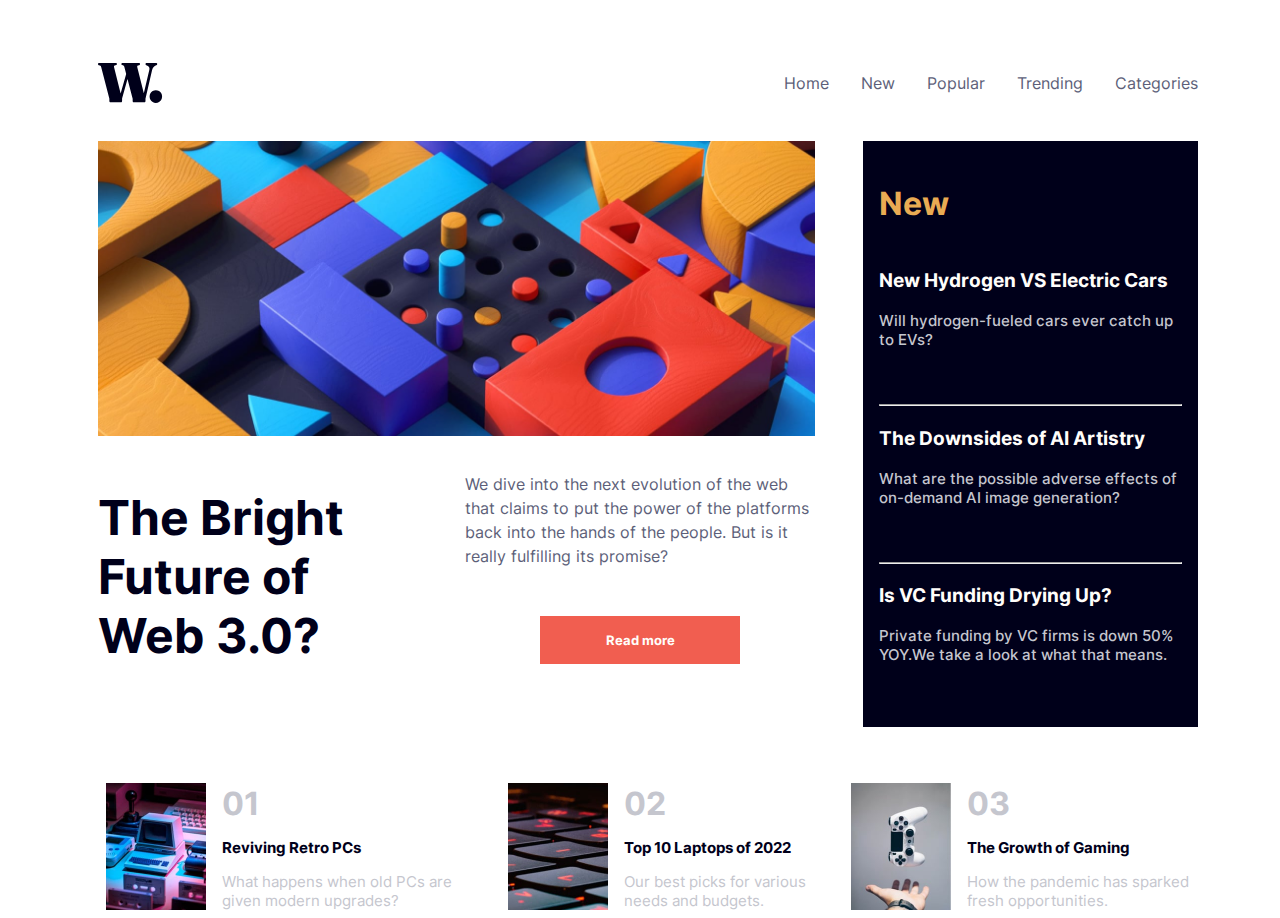
<file: news-homepage-main/index.html>
<!DOCTYPE html>
<html lang="en">

<head>
  <meta charset="UTF-8" />
  <meta name="viewport" content="width=device-width, initial-scale=1.0" />
  <link rel="icon" type="image/png" sizes="32x32" href="./images/favicon-32x32.png" />
  <title>Frontend Mentor | News homepage</title>
  <link rel="stylesheet" href="style.css" />
</head>

<body>

  <div class="container">
    <nav>
      <img src="./assets/images/logo.svg" alt="logo" class="logo" />
      <ul class="nav-links">
        <li>Home</li>
        <li>New</li>
        <li>Popular</li>
        <li>Trending</li>
        <li>Categories</li>
      </ul>
      <img src="./assets/images/icon-menu.svg" class="menu" alt="">
      <img src="./assets/images/icon-menu-close.svg" class="close" alt="">
    </nav>

    <main>
      <div class="main-container">
        <!-- image and paragraph -->
        <div class="main-blog">
          <picture>
            <source media="(max-width=800px)" srcset="./assets/images/image-web-3-mobile.jpg" />
            <img src="./assets/images/image-web-3-desktop.jpg" alt="web3" />
          </picture>
          <div class="blog-info">
            <h1 class="blog-title">The Bright Future of Web 3.0?</h1>
            <div class="blog-read">
              <p class="blog-content">
                We dive into the next evolution of the web that claims to put
                the power of the platforms back into the hands of the people.
                But is it really fulfilling its promise?
              </p>
              <button>Read more</button>
            </div>
          </div>
        </div>
        <!-- sidebar -->
        <div class="new">
          <div class="new-container">
            <h2 class="header">New</h2>
            <div class="new-blogs">
              <div class="new-blog">
                <h3 class="new-title">New Hydrogen VS Electric Cars</h3>
                <p class="new-content">
                  Will hydrogen-fueled cars ever catch up to EVs?
                </p>
              </div>
              <hr>

              <div class="new-blog">
                <h3 class="new-title">The Downsides of AI Artistry</h3>
                <p class="new-content">
                  What are the possible adverse effects of on-demand AI image
                  generation?
                </p>
              </div>
              <hr>

              <div class="new-blog">
                <h3 class="new-title">Is VC Funding Drying Up?</h3>
                <p class="new-content">
                  Private funding by VC firms is down 50% YOY.We take a look at
                  what that means.
                </p>
              </div>
            </div>
          </div>
        </div>
        <!-- cards -->
        <div class="top-blogs">
          <div class="top-blog">
            <img src="./assets/images/image-retro-pcs.jpg" alt="">
            <div class="top-info">
              <h2 class="num">01</h2>
              <h3 class="top-title">Reviving Retro PCs</h3>
              <p class="top-content">What happens when old PCs are given modern upgrades?</p>
            </div>
          </div>
          <div class="top-blog">
            <img src="./assets/images/image-top-laptops.jpg" alt="">
            <div class="top-info">
              <h2 class="num">02</h2>
              <h3 class="top-title">Top 10 Laptops of 2022</h3>
              <p class="top-content">Our best picks for various needs and budgets.</p>
            </div>
          </div>
          <div class="top-blog">
            <img src="./assets/images/image-gaming-growth.jpg" alt="">
            <div class="top-info">
              <h2 class="num">03</h2>
              <h3 class="top-title">The Growth of Gaming</h3>
              <p class="top-content">How the pandemic has sparked fresh opportunities.</p>
            </div>
          </div>
        </div>
      </div>
    </main>
  </div>
  <div class="shadow"></div>
  </div>
  <script src="script.js">

  </script>
</body>

</html>
</file>
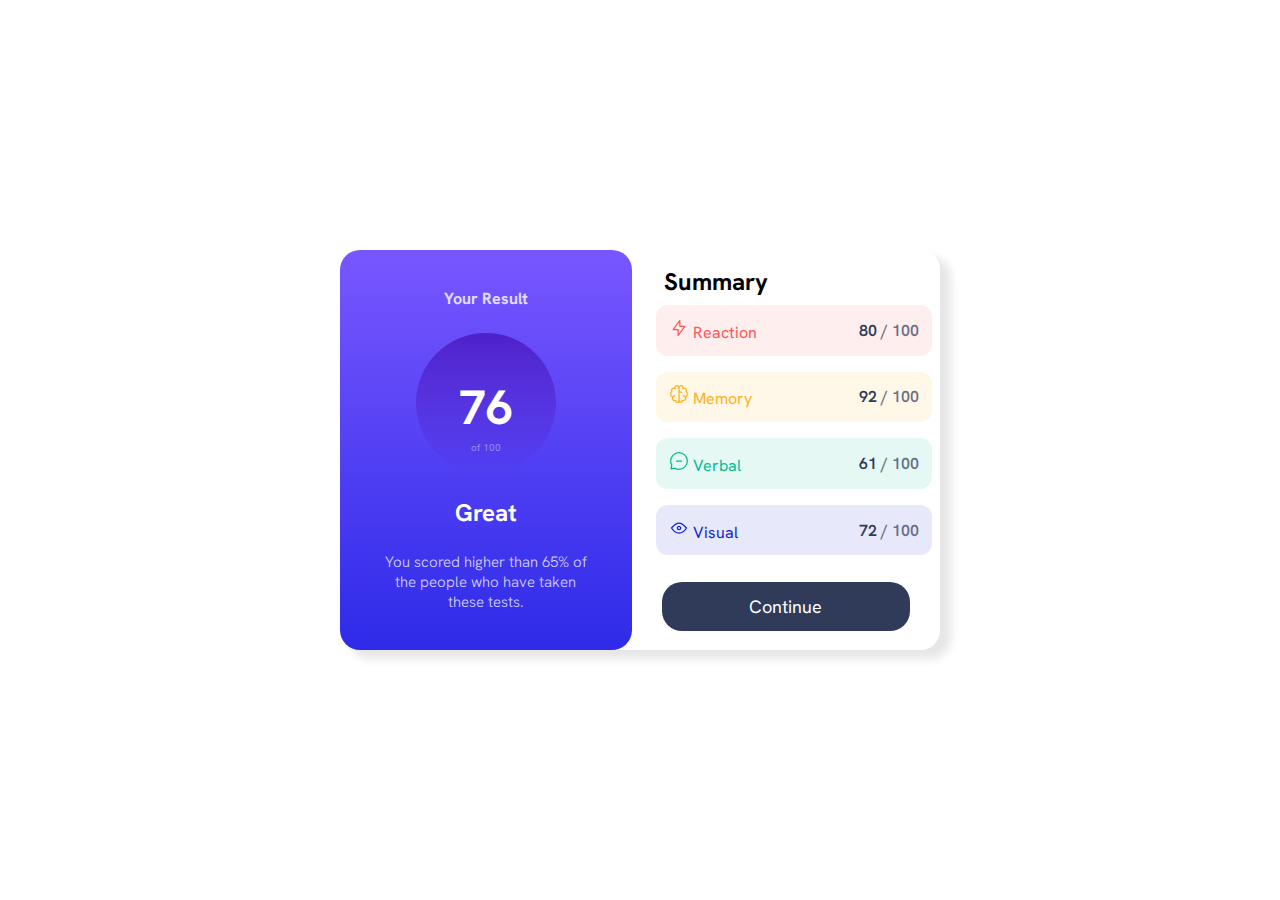
<file: Results summary component/index.html>
<!DOCTYPE html>
<html lang="en">

<head>
  <meta charset="UTF-8">
  <meta name="viewport" content="width=device-width, initial-scale=1.0">
  <!-- displays site properly based on user's device -->

  <link rel="icon" type="image/png" sizes="32x32" href="./assets/images/favicon-32x32.png">

  <title>Frontend Mentor | Results summary component</title>
  <link rel="stylesheet" href="style.css">
</head>

<body>
  <div class="container">
    <div class="half1">
      <h4>
        Your Result
      </h4>
      <div class="circle">
        <h2>76</h2>
        <p>
          of 100
        </p>
      </div>
      <h2>
        Great
      </h2>

      <p class="last-p">
        You scored higher than 65% of the people who have taken these tests.
      </p>

    </div>
    <div class="half2">
      <h4>
        Summary
      </h4>
      <div class="content-box">
        <span class="text">
          <svg xmlns="http://www.w3.org/2000/svg" width="20" height="20" fill="none" viewBox="0 0 20 20">
            <path stroke="#F55" stroke-linecap="round" stroke-linejoin="round" stroke-width="1.25"
              d="M10.833 8.333V2.5l-6.666 9.167h5V17.5l6.666-9.167h-5Z" />
          </svg>
          Reaction
        </span>
        <span class="number">
          80 <span>
            / 100
          </span>
        </span>
      </div>
      <div class="content-box">
        <span class="text">
          <svg xmlns="http://www.w3.org/2000/svg" width="20" height="20" fill="none" viewBox="0 0 20 20">
            <path stroke="#FFB21E" stroke-linecap="round" stroke-linejoin="round" stroke-width="1.25"
              d="M5.833 11.667a2.5 2.5 0 1 0 .834 4.858" />
            <path stroke="#FFB21E" stroke-linecap="round" stroke-linejoin="round" stroke-width="1.25"
              d="M3.553 13.004a3.333 3.333 0 0 1-.728-5.53m.025-.067a2.083 2.083 0 0 1 2.983-2.824m.199.054A2.083 2.083 0 1 1 10 3.75v12.917a1.667 1.667 0 0 1-3.333 0M10 5.833a2.5 2.5 0 0 0 2.5 2.5m1.667 3.334a2.5 2.5 0 1 1-.834 4.858" />
            <path stroke="#FFB21E" stroke-linecap="round" stroke-linejoin="round" stroke-width="1.25"
              d="M16.447 13.004a3.334 3.334 0 0 0 .728-5.53m-.025-.067a2.083 2.083 0 0 0-2.983-2.824M10 3.75a2.085 2.085 0 0 1 2.538-2.033 2.084 2.084 0 0 1 1.43 2.92m-.635 12.03a1.667 1.667 0 0 1-3.333 0" />
          </svg>
          Memory
        </span>
        <span class="number">
          92 <span>
            / 100
          </span>
        </span>
      </div>
      <div class="content-box">
        <span class="text">
          <svg xmlns="http://www.w3.org/2000/svg" width="20" height="20" fill="none" viewBox="0 0 20 20">
            <path stroke="#00BB8F" stroke-linecap="round" stroke-linejoin="round" stroke-width="1.25"
              d="M7.5 10h5M10 18.333A8.333 8.333 0 1 0 1.667 10c0 1.518.406 2.942 1.115 4.167l-.699 3.75 3.75-.699A8.295 8.295 0 0 0 10 18.333Z" />
          </svg>
          Verbal
        </span>
        <span class="number">
          61
          <span>
            / 100
          </span>

        </span>
      </div>
      <div class="content-box">
        <span class="text">
          <svg xmlns="http://www.w3.org/2000/svg" width="20" height="20" fill="none" viewBox="0 0 20 20">
            <path stroke="#1125D6" stroke-linecap="round" stroke-linejoin="round" stroke-width="1.25"
              d="M10 11.667a1.667 1.667 0 1 0 0-3.334 1.667 1.667 0 0 0 0 3.334Z" />
            <path stroke="#1125D6" stroke-linecap="round" stroke-linejoin="round" stroke-width="1.25"
              d="M17.5 10c-1.574 2.492-4.402 5-7.5 5s-5.926-2.508-7.5-5C4.416 7.632 6.66 5 10 5s5.584 2.632 7.5 5Z" />
          </svg>
          Visual
        </span>
        <span class="number">
          72 <span>
            / 100
          </span>
        </span>
      </div>
      <button class="btn">Continue</button>

    </div>
  </div>


</body>

</html>
</file>
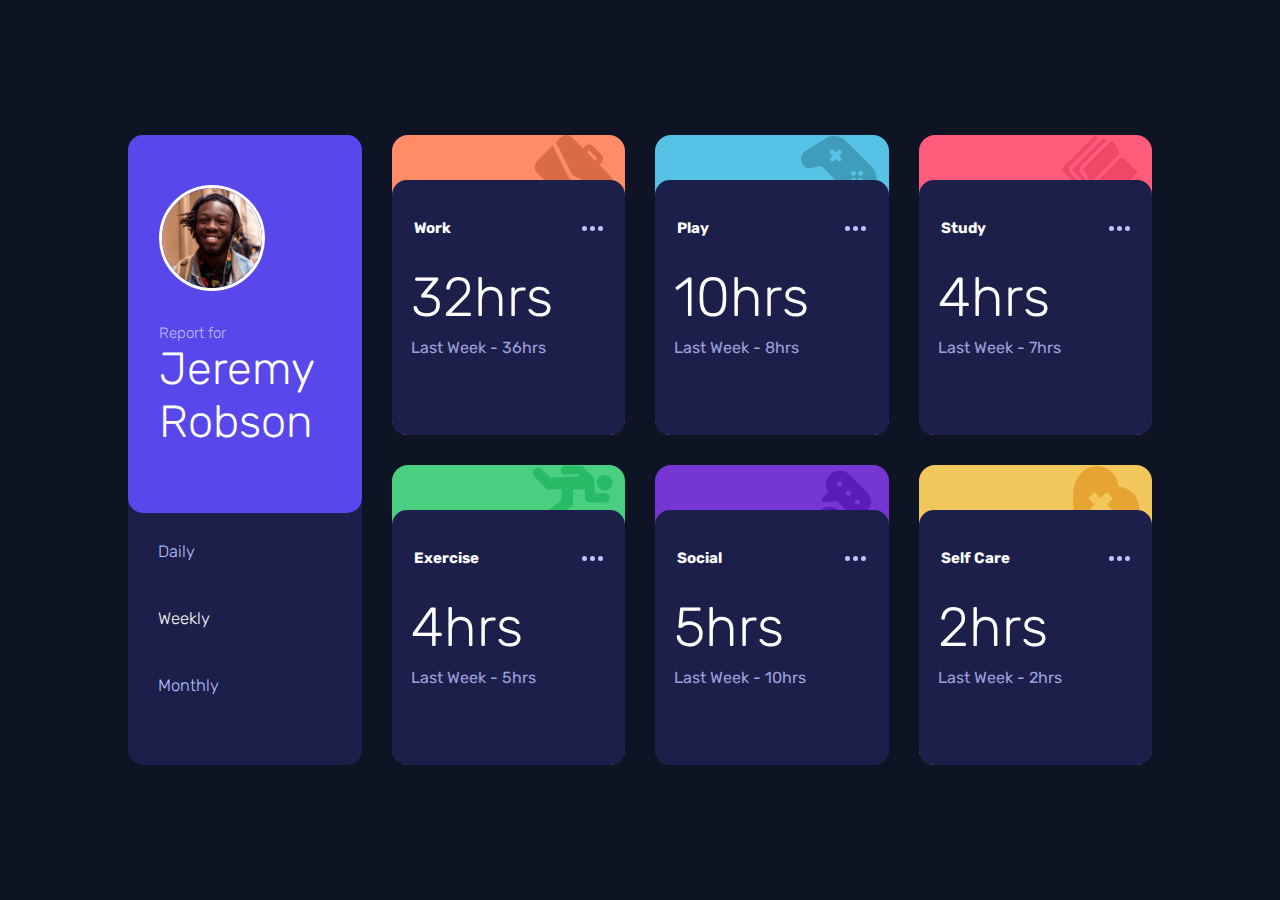
<file: time-tracking-dashboard-main/index.html>
<!DOCTYPE html>
<html lang="en">

<head>
  <meta charset="UTF-8">
  <meta name="viewport" content="width=device-width, initial-scale=1.0">
  <!-- displays site properly based on user's device -->

  <link rel="icon" type="image/png" sizes="32x32" href="./images/favicon-32x32.png">

  <title>Frontend Mentor | Time tracking dashboard</title>

  <link rel="stylesheet" href="style.css">
</head>

<body>

  <div class="container">
    <div class="profile card">
      <div class="upper-profile">
        <img src="./images/image-jeremy.png" alt="">
        <div class="info">
          <h5>
            Report for
          </h5>
          <h1>
            Jeremy
            Robson
          </h1>
        </div>
      </div>
      <div class="lower-profile">
        <h5> Daily</h5>
        <h5 class="active"> Weekly</h5>
        <h5>Monthly </h5>
      </div>
    </div>

    <div class="active-card">
      <svg class="icon" width="79" height="79" xmlns="http://www.w3.org/2000/svg">
        <path
          d="m18.687 10.43 15.464 30.906c.31.682.743 1.322 1.3 1.88.558.557 1.198.99 1.714 1.217L68.237 59.98 52.484 75.732a8.025 8.025 0 0 1-11.355 0L2.934 37.538a8.025 8.025 0 0 1 0-11.356L18.687 10.43Zm19.345-7.99 10.839 10.838 2.065-2.064a5.845 5.845 0 0 1 8.258 0l8.258 8.259a5.845 5.845 0 0 1 0 8.258l-2.064 2.064 10.839 10.84a8.025 8.025 0 0 1 0 11.355l-4.728 4.728L39.126 40.53a1.963 1.963 0 0 1-.578-.413 1.963 1.963 0 0 1-.413-.578L21.95 7.168l4.728-4.728a8.025 8.025 0 0 1 11.355 0Zm17.033 12.903-2.064 2.065 8.258 8.258 2.064-2.064-8.258-8.259Z"
          fill="#D96C47" fill-rule="nonzero" />
      </svg>
      <div class="work">
        <div class="header">
          <h4> Work</h4>
          <svg width="21" height="5" xmlns="http://www.w3.org/2000/svg">
            <path
              d="M2.5 0a2.5 2.5 0 1 1 0 5 2.5 2.5 0 0 1 0-5Zm8 0a2.5 2.5 0 1 1 0 5 2.5 2.5 0 0 1 0-5Zm8 0a2.5 2.5 0 1 1 0 5 2.5 2.5 0 0 1 0-5Z"
              fill-rule="evenodd" />
          </svg>
        </div>
        <div class="content">
          <h1 class="hr">32hrs</h1>
          <p>Last Week - 36hrs</p>
        </div>
        <!-- weekly -->

      </div>
    </div>

    <div class=" active-card">
      <svg class="icon" width="76" height="77" xmlns="http://www.w3.org/2000/svg">
        <path
          d="m60.91 71.846 12.314-19.892c3.317-5.36 3.78-13.818-2.31-19.908l-26.36-26.36c-4.457-4.457-12.586-6.843-19.908-2.31L4.753 15.69c-5.4 3.343-6.275 10.854-1.779 15.35a7.773 7.773 0 0 0 7.346 2.035l7.783-1.945a3.947 3.947 0 0 1 3.731 1.033l22.602 22.602c.97.97 1.367 2.4 1.033 3.732l-1.945 7.782a7.775 7.775 0 0 0 2.037 7.349c4.49 4.49 12.003 3.624 15.349-1.782Zm-24.227-46.12-1.891-1.892-1.892 1.892a2.342 2.342 0 0 1-3.312-3.312l1.892-1.892-1.892-1.891a2.342 2.342 0 0 1 3.312-3.312l1.892 1.891 1.891-1.891a2.342 2.342 0 0 1 3.312 3.312l-1.891 1.891 1.891 1.892a2.342 2.342 0 0 1-3.312 3.312Zm14.19 14.19a2.343 2.343 0 1 1 3.315-3.312 2.343 2.343 0 0 1-3.314 3.312Zm0 7.096a2.343 2.343 0 0 1 3.313-3.312 2.343 2.343 0 0 1-3.312 3.312Zm7.096-7.095a2.343 2.343 0 1 1 3.312 0 2.343 2.343 0 0 1-3.312 0Zm0 7.095a2.343 2.343 0 0 1 3.312-3.312 2.343 2.343 0 0 1-3.312 3.312Z"
          fill="#3F9CBB" fill-rule="nonzero" />
      </svg>
      <div class="work">
        <div class="header">
          <h4> Play</h4>
          <svg width="21" height="5" xmlns="http://www.w3.org/2000/svg">
            <path
              d="M2.5 0a2.5 2.5 0 1 1 0 5 2.5 2.5 0 0 1 0-5Zm8 0a2.5 2.5 0 1 1 0 5 2.5 2.5 0 0 1 0-5Zm8 0a2.5 2.5 0 1 1 0 5 2.5 2.5 0 0 1 0-5Z"
              fill-rule="evenodd" />
          </svg>
        </div>
        <div class="content">
          <h1 class="hr">10hrs</h1>
          <p>Last Week - 8hrs</p>
        </div>
        <!-- weekly -->

      </div>

    </div>

    <div class="active-card">
      <svg class="icon" width="79" height="79" xmlns="http://www.w3.org/2000/svg">
        <path
          d="M33.227 1.495a1.87 1.87 0 0 1 2.646 0l1.323 1.323-27.78 27.78c-2.189 2.189-2.1 5.837.088 8.026l12.132 12.132a5.624 5.624 0 0 0 1.096 6.388 5.624 5.624 0 0 0 6.389 1.097l12.132 12.132c2.188 2.188 5.837 2.276 8.025.088l27.78-27.78 1.323 1.322a1.87 1.87 0 0 1 0 2.646L46.632 78.4a1.87 1.87 0 0 1-2.645 0L29.12 63.531a5.624 5.624 0 0 1-6.389-1.097l-5.291-5.291a5.624 5.624 0 0 1-1.097-6.388L1.478 35.89a1.87 1.87 0 0 1 0-2.646ZM59.74 22.783c1.948.27 3.83 1.117 5.325 2.612l10.583 10.583a1.87 1.87 0 0 1 0 2.646L46.544 67.727a1.87 1.87 0 0 1-2.646 0L30.67 54.498a1.872 1.872 0 0 0-2.646 0ZM49.19 6.875a1.87 1.87 0 0 1 2.647 0c4.489 4.489 5.877 8.98 6.178 12.342L27.67 49.56c.349-1.527 1.181-7.463-4.938-13.582a1.87 1.87 0 0 1 0-2.646Zm-7.936-2.646a1.87 1.87 0 0 1 2.645 0l1.323 1.323-25.134 25.134a5.619 5.619 0 0 0 0 7.938c4.005 4.005 4.2 7.696 4.043 9.335L12.15 35.978a1.87 1.87 0 0 1 0-2.646Z"
          fill="#F04667" fill-rule="nonzero" />
      </svg>
      <div class="work">
        <div class="header">
          <h4> Study</h4>
          <svg width="21" height="5" xmlns="http://www.w3.org/2000/svg">
            <path
              d="M2.5 0a2.5 2.5 0 1 1 0 5 2.5 2.5 0 0 1 0-5Zm8 0a2.5 2.5 0 1 1 0 5 2.5 2.5 0 0 1 0-5Zm8 0a2.5 2.5 0 1 1 0 5 2.5 2.5 0 0 1 0-5Z"
              fill-rule="evenodd" />
          </svg>
        </div>
        <div class="content">
          <h1 class="hr">4hrs</h1>
          <p>Last Week - 7hrs</p>
        </div>
        <!-- weekly -->

      </div>

    </div>

    <div class=" active-card">
      <svg class="icon" width="81" height="55" xmlns="http://www.w3.org/2000/svg">
        <path
          d="m33.357.579 16.447.426c.33.009.645.144.88.38l9.953 9.953a4.946 4.946 0 0 1 1.451 3.311l.514 12.87c.02.503.433.895.937.894l9.595-.05a4.438 4.438 0 0 1 4.437 4.43v.26c0 1.164-.453 2.259-1.277 3.082a4.334 4.334 0 0 1-3.083 1.277h-15.77c-2.347 0-4.393-2.045-4.393-4.393l-.001-8.405-12.05-.009.01 15.17c.001.426-.21.826-.56 1.067l-18.098 12.41c-1.363.849-2.958 1.033-4.426.537a5.147 5.147 0 0 1-1.994-1.237 5.247 5.247 0 0 1-1.193-1.85c-.875-2.293.074-4.934 2.256-6.277l12.303-8.973.252-11.28-13.556.442a1.291 1.291 0 0 1-.957-.377L2.237 11.439c-1-.999-1.55-2.38-1.513-3.792a5.124 5.124 0 0 1 1.714-3.71c2.042-1.84 5.234-1.688 7.267.345l8.576 8.576 29.444-1.635-2.133-2.133-12.263.347a4.434 4.434 0 0 1-3.294-1.28l-.016-.015a4.409 4.409 0 0 1-1.294-3.307c.08-2.347 2.16-4.255 4.632-4.256Zm33.78 11.774c3.025-3.025 7.945-3.025 10.97 0 3.024 3.025 3.024 7.944 0 10.97-3.025 3.024-7.945 3.024-10.97 0-3.024-3.026-3.025-7.945 0-10.97Z"
          fill="#29BA66" fill-rule="nonzero" />
      </svg>
      <div class="work">
        <div class="header">
          <h4> Exercise</h4>
          <svg width="21" height="5" xmlns="http://www.w3.org/2000/svg">
            <path
              d="M2.5 0a2.5 2.5 0 1 1 0 5 2.5 2.5 0 0 1 0-5Zm8 0a2.5 2.5 0 1 1 0 5 2.5 2.5 0 0 1 0-5Zm8 0a2.5 2.5 0 1 1 0 5 2.5 2.5 0 0 1 0-5Z"
              fill-rule="evenodd" />
          </svg>
        </div>
        <div class="content">
          <h1 class="hr">4hrs</h1>
          <p>Last Week - 5hrs</p>
        </div>
        <!-- weekly -->

      </div>

    </div>

    <div class="active-card">
      <svg class="icon" width="75" height="100" xmlns="http://www.w3.org/2000/svg">
        <g fill="#5A1CBB" fill-rule="nonzero">
          <path
            d="M45.834 46.627c4.78 4.78 13.1 5.754 19.257-.403 5.2-5.199 5.198-13.657 0-18.855L47.151 9.428C42.335 4.614 34.02 3.7 27.892 9.83c-4.701 4.7-5.151 12.066-1.352 17.277l-6.265 6.265c-1.339 1.339-.317 3.644 1.585 3.533l13.474-.777 10.499 10.499Zm11.404-11.483a2.567 2.567 0 1 1-3.629 3.631 2.567 2.567 0 0 1 3.63-3.631ZM35.745 20.909a2.567 2.567 0 1 1 3.63-3.629 2.567 2.567 0 0 1-3.63 3.63Zm12.562 5.303a2.567 2.567 0 1 1-3.63 3.63 2.567 2.567 0 0 1 3.63-3.63ZM55.16 63.698 37.219 45.756c-5.198-5.197-13.658-5.197-18.857.001-6.072 6.073-5.26 14.4-.402 19.258l10.499 10.5-.777 13.473c-.11 1.886 2.186 2.931 3.533 1.584l6.265-6.265c5.212 3.8 12.577 3.349 17.277-1.352 6.06-6.059 5.274-14.386.403-19.257ZM25.813 57.24a2.567 2.567 0 1 1 3.63-3.631 2.567 2.567 0 0 1-3.63 3.63Zm8.932 8.931a2.567 2.567 0 1 1 3.63-3.629 2.567 2.567 0 0 1-3.63 3.63Zm8.932 8.933a2.567 2.567 0 1 1 3.63-3.631 2.567 2.567 0 0 1-3.63 3.63Z" />
        </g>
      </svg>
      <div class="work">
        <div class="header">
          <h4> Social</h4>
          <svg width="21" height="5" xmlns="http://www.w3.org/2000/svg">
            <path
              d="M2.5 0a2.5 2.5 0 1 1 0 5 2.5 2.5 0 0 1 0-5Zm8 0a2.5 2.5 0 1 1 0 5 2.5 2.5 0 0 1 0-5Zm8 0a2.5 2.5 0 1 1 0 5 2.5 2.5 0 0 1 0-5Z"
              fill-rule="evenodd" />
          </svg>
        </div>
        <div class="content">
          <h1 class="hr">5hrs</h1>
          <p>Last Week - 10hrs</p>
        </div>
        <!-- weekly -->

      </div>

    </div>

    <div class="active-card">
      <svg class="icon" width="67" height="67" xmlns="http://www.w3.org/2000/svg">
        <path
          d="M.918 50.848c.114 1.723.232 3.5.346 5.336l.003.038.448 6.038c.06.81.412 1.536.951 2.075.54.54 1.266.892 2.075.952l6.038.447.038.003c12.086.755 21.237 1.231 28.95.484 9.007-.873 15.369-3.445 20.02-8.096 8.413-8.413 8.398-21.609-.034-30.041-3.79-3.79-8.959-6.11-14.31-6.526-.415-5.352-2.736-10.52-6.526-14.31C30.484-1.185 17.288-1.2 8.875 7.214-1.295 17.384-.415 30.697.918 50.848ZM21.36 27.122l6.172 6.173 6.16-6.159 6.172 6.173-6.16 6.158 6.173 6.173-6.158 6.158-6.173-6.172-6.158 6.158-6.173-6.172 6.159-6.159-6.173-6.172 6.16-6.159Z"
          fill="#E6A532" fill-rule="nonzero" />
      </svg>
      <div class="work">
        <div class="header">
          <h4> Self Care</h4>
          <svg width="21" height="5" xmlns="http://www.w3.org/2000/svg">
            <path
              d="M2.5 0a2.5 2.5 0 1 1 0 5 2.5 2.5 0 0 1 0-5Zm8 0a2.5 2.5 0 1 1 0 5 2.5 2.5 0 0 1 0-5Zm8 0a2.5 2.5 0 1 1 0 5 2.5 2.5 0 0 1 0-5Z"
              fill-rule="evenodd" />
          </svg>
        </div>
        <div class="content">
          <h1 class="hr">2hrs</h1>
          <p>Last Week - 2hrs</p>
        </div>
        <!-- weekly -->

      </div>

    </div>


  </div>


</body>

</html>
</file>
<file: news-homepage-main/style.css>
@font-face {
    font-family: Inter;
    src: url('assets/fonts/Inter-VariableFont_slnt\,wght.ttf');
}

:root {
    --Soft-orange: hsl(35, 77%, 62%);
    --Soft-red: hsl(5, 85%, 63%);
    --Off-white: hsl(36, 100%, 99%);
    --Grayish-blue: hsl(233, 8%, 79%);
    --Dark-grayish-blue: hsl(236, 13%, 42%);
    --Ver-dark-blue: hsl(240, 100%, 5%)
}

* {
    font-family: Inter;
    box-sizing: border-box;
    padding: 0;
}

body {
    display: flex;
    align-items: center;
    min-height: 100vh;
    width: 100%;
}

img {
    max-width: 100%;
}

ul {
    list-style: none;
}

.container {
    max-width: 1100px;
    margin: 0 auto;
}

/* nav links */

.menu {
    display: none;
}

.close {
    display: none;
}

nav {
    display: flex;
    justify-content: space-between;
    align-items: center;
    padding: 2rem 0;

}

.nav-links {
    display: flex;
    align-items: center;
    gap: 2rem;
}

.nav-links li {
    color: var(--Dark-grayish-blue);
    cursor: pointer;
}

.nav-links li:hover {
    color: var(--Soft-red);
}

.main-container {
    display: grid;
    gap: 3rem;
    grid-template-columns: repeat(3, 1fr);
    grid-template-rows: repeat(2, 1fr);
    max-height: 750px;
}

.main-blog {
    grid-column: 2 span;
    grid-row: 1 span;
}

.blog-info {
    display: flex;
    justify-content: space-between;
    margin-top: 1rem;
}

.blog-title {
    font-size: 3rem;
    color: var(--Ver-dark-blue);
    width: 300px;
}

.blog-content {
    color: var(--Dark-grayish-blue);
    width: 350px;
    line-height: 1.5;
}

.blog-read {
    display: flex;
    flex-direction: column;
    justify-content: space-between;
}

.blog-read button {
    background: var(--Soft-red);
    padding: 1rem 2rem;
    outline: 0;
    border: 0;
    color: var(--Off-white);
    width: 200px;
    cursor: pointer;
    margin: auto;
    font-weight: 700;

}

.blog-read button:hover {
    background-color: var(--Ver-dark-blue);
}

.new {
    grid-column: 1 span;
    grid-row: 1 span;
    background-color: var(--Ver-dark-blue);
}

.new-container {
    padding: 1rem;
    display: flex;
    flex-direction: column;
}

.header {
    color: var(--Soft-orange);
    font-size: 2rem;
}

.new-title {
    color: var(--Off-white);
    font-size: 1.2rem;
    cursor: pointer;
}

.new-title:hover {
    color: var(--Soft-orange);
}

.new-content {
    color: var(--Grayish-blue);
    font-size: 15px;
    font-weight: 500;
}

.new-blog {
    padding-bottom: 2rem;
}

.top-blogs {
    display: flex;
    grid-column: 3 span;
    grid-row: 1 span;
    gap: 1rem;
    justify-content: space-between;
}


.top-blog {
    display: flex;
    align-items: center;
    height: fit-content;
    gap: 1rem;
    margin: 0.5rem;
}

.top-title {
    cursor: pointer;
    font-size: 15px;

    color: var(--Ver-dark-blue);
}

.top-blog img {
    width: 100px;
}

.top-info {
    display: flex;
    flex-direction: column;
    justify-content: center;
    height: 127px;


}

.num {
    color: var(--Grayish-blue);
    font-size: 2rem;
    margin: 0;
}

.top-content {
    font-size: 15px;
    margin: 0;
    color: var(--Grayish-blue);
}

@media (max-width: 800px) {
    * {
        margin: 0;
        padding: 0;
        box-sizing: border-box;
    }

    body {
        align-items: flex-start;

    }

    nav {
        padding-inline: 1rem;
    }

    .nav-links {
        position: absolute;
        top: 0;
        right: 0;
        width: 80%;
        height: 100vh;
        display: none;
        flex-direction: column;
        background-color: white;
        padding: 5rem 1rem;
        color: var(--Ver-dark-blue);
        font-weight: 500;
        z-index: 11111;
        box-shadow: 0 0 1rem var(--Ver-dark-blue);
        display: none;
        align-items: start;
    }



    .nav-links.active {
        display: flex;
    }

    .close {
        z-index: 111111;
        margin-right: 1rem;
        display: none;
        cursor: pointer;
    }

    .close.active {
        display: block;
    }

    .menu {
        display: flex;
        cursor: pointer;
    }

    . .menu.active {
        display: none;
    }

    .main-container {
        padding-inline: 1rem;
        display: flex;
        flex-direction: column;
        gap: 3rem;
    }

    .top-blogs {
        display: flex;
        flex-direction: column;
    }

    .blog-info {
        flex-direction: column;
        gap: 2rem;
    }

    .blog-read {
        gap: 2rem;
        width: 100%;
    }

    .blog-content,
    .blog-title {
        width: 100%;
    }

    .shadow {
        height: 100vh;
        width: 100%;
        background: black;
        /* display: block; */
        z-index: 1111;
        position: absolute;
        opacity: 0.3;
        display: none;
    }

    .shadow.active {
        display: block;
    }
}
</file>
<file: Results summary component/style.css>
/* @import url(assets/fonts/HankenGrotesk-VariableFont_wght.ttf); */
@font-face {
    font-family: 'HankenGrotesk';
    src: url(assets/fonts/HankenGrotesk-VariableFont_wght.ttf);
}

* {
    font-family: HankenGrotesk;
    box-sizing: border-box;
    margin: 0;
    padding: 0;
}

body {
    display: flex;
    align-items: center;
    justify-content: center;
}

.container {
    position: absolute;
    width: 600px;
    height: 400px;
    top: 50%;
    left: 50%;
    transform: translate(-50%, -50%);
    /* background: black; */
    color: white;
    display: flex;
    justify-content: space-between;
    align-items: center;

    border-radius: 20px;
    box-shadow: 10px 8px 10px 1px rgba(1, 1, 1, 0.1);
}

.half1 {

    background: linear-gradient(hsl(252, 100%, 67%), hsl(241, 81%, 54%));
    width: 100%;
    height: 100%;
    border-radius: 20px;
    display: flex;
    justify-content: center;
    flex-direction: column;
    align-items: center;
    border-radius: 20px;

}

.half1 h4 {
    text-align: center;
    margin: 1.5rem;
    color: white;
    opacity: 0.8;
}

.half1 .circle {
    border-radius: 50%;
    background: linear-gradient(hsla(256, 72%, 46%, 1), hsla(241, 72%, 46%, 0));
    height: 140px;
    width: 140px;

    display: flex;
    flex-direction: column;
    justify-content: center;
    align-items: center;
}

.half1 .circle h2 {
    font-size: 3rem;
    margin-bottom: 0.1rem;
    font-weight: bold;
}

.half1 h2 {
    text-align: center;
    margin-top: 1.5rem;
    font-weight: bold;
}

.half1 .last-p {

    display: flex;
    justify-content: center;
    align-items: center;
    text-align: center;
    margin: 1.5rem 2.6rem;
    font-size: 15px;
    font-weight: 300;
    opacity: 0.8;
}

.half1 .circle p {
    font-size: 10px;
    opacity: 0.4;
}

.half2 {
    width: 100%;
    height: 100%;
    background: white;
    color: black;
    display: flex;
    flex-direction: column;
    padding: 0 1rem;
    border-radius: 20px;


}

.half2 h4 {
    text-align: left;
    margin: 1rem 0 0 1rem;
    font-size: 1.5rem;
}

.content-box {
    margin: 0.5rem;
    display: flex;
    justify-content: space-between;
    align-items: center;
    width: 100%;
    padding: 0.8rem;
    border-radius: 12px;

}

.content-box:nth-child(2) {
    background: hsl(0, 100%, 67%, 0.1);
    color: hsl(0, 100%, 67%);
}

.content-box:nth-child(4) {
    background: hsl(166, 100%, 37%, 0.1);
    color: hsl(166, 100%, 37%);

}

.content-box:nth-child(3) {
    background: hsl(39, 100%, 56%, 0.1);
    color: hsl(39, 100%, 56%);

}

.content-box:nth-child(5) {
    background: hsl(234, 85%, 45%, 0.1);
    color: hsl(234, 85%, 45%);

}

.btn {
    font-size: 18px;
    color: white;
    margin: auto;
    width: 90%;
    padding: 0.8rem 0;
    border-radius: 20px;
    cursor: pointer;
    background: hsl(224, 30%, 27%);
    outline: 0;
    border: 0;
}


.btn:hover {
    background: linear-gradient(hsl(252, 100%, 67%), hsl(241, 81%, 54%));

}


.content-box .number {
    color: hsl(224, 30%, 27%);
    font-weight: 600;

}

.content-box .number span {
    opacity: 0.7;
}

@media (max-width:500px) {
    .container {
        width: 350px;
        height: 350px;
        flex-wrap: wrap;
        width: 90%;
        margin-top: 0;
    }

    .half2 {
        padding-bottom: 5rem;

    }



    .content-box .text {
        display: flex;
        justify-content: space-between;
        align-items: center;
    }


    .content-box .text svg {
        margin-right: 0.2rem;
    }
}
</file>
<file: time-tracking-dashboard-main/style.css>
@import url('https://fonts.googleapis.com/css2?family=Rubik:wght@100;200;300;400;500&display=swap');

* {
    font-family: 'Rubik';
}

:root {
    --blue: hsl(246, 80%, 60%);
    --light-red: hsl(15, 100%, 70%);
    --soft-blue: hsl(195, 74%, 62%);
    --Light-red: hsl(348, 100%, 68%);
    --Lime-green: hsl(145, 58%, 55%);
    --Violet: hsl(264, 64%, 52%);
    --soft-orange: hsl(43, 84%, 65%);
    --very-dark-blue: hsl(226, 43%, 10%);
    --dark-blue: hsl(235, 46%, 20%);
    --Desaturated-blue: hsl(235, 45%, 61%);
    --pale-blue: hsl(236, 100%, 87%);
}

body {
    background: var(--very-dark-blue);
}

.container {
    position: absolute;
    top: 50%;
    left: 50%;
    transform: translate(-50%, -50%);
    width: 80%;
    height: 70%;
    display: grid;
    grid-template-columns: repeat(4, 1fr);
    grid-template-rows: repeat(2, 1fr);
    grid-gap: 30px;

}

.active-card {
    background: var(--dark-blue);
    border-radius: 16px;
    display: flex;
    align-items: end;
    position: relative;

}

.active-card:nth-of-type(2) {
    background: var(--light-red);
}

.active-card:nth-of-type(3) {
    background: var(--soft-blue);
}

.active-card:nth-of-type(4) {
    background: var(--Light-red);
}

.active-card:nth-of-type(5) {
    background: var(--Lime-green);
}

.active-card:nth-of-type(6) {
    background: var(--Violet);
}

.active-card:nth-of-type(7) {
    background: var(--soft-orange);
}

.profile {
    grid-row: 1/3;
    background: var(--dark-blue);
    border-radius: 15px;
    color: white;
}

.upper-profile {
    width: 100%;
    height: 60%;
    background: var(--blue);
    border-radius: 15px;

}

.upper-profile img {
    position: absolute;
    width: 100px;
    height: 100px;
    top: 8%;
    left: 3%;
    border: 3px solid white;
    border-radius: 50%;
}

.upper-profile .info {
    position: absolute;
    top: 30%;
    left: 3%;
    display: flex;
    flex-direction: column;

}


.upper-profile .info h1 {
    font-size: 45px;
    font-weight: 300;
    word-break: break-word;
    text-transform: capitalize;
    margin: 0rem;
    width: 50%;
}

.upper-profile .info h5 {
    color: var(--pale-blue);
    font-size: 15px;
    margin: 0;
    font-weight: 300;
}

.lower-profile {
    margin-left: 13%;
    display: flex;
    align-items: start;
    flex-direction: column;
    justify-content: start;
    font-size: 20px;
}

.lower-profile h5 {
    color: var(--pale-blue);
    font-weight: 300;
    margin-bottom: 1.2rem;
}

.lower-profile h5.active {
    color: white;
}

.work {
    background: var(--dark-blue);
    width: 100%;
    height: 85%;
    z-index: 99999999;
    border-radius: 15px;
}

.active-card .header {
    padding: 1.2rem 1.4rem 0rem 1.4rem;
    display: flex;
    justify-content: space-between;
    align-items: center;
    font-size: 15px;
    font-weight: 400;
    color: white;
    fill: var(--pale-blue);
}

.work:hover {
    cursor: pointer;
    background: var(--Desaturated-blue);
}

.icon {
    position: absolute;
    top: 0;
    right: 5%;

}

.active-card .header svg {
    cursor: pointer;
}

.active-card svg:hover {
    cursor: pointer;
    fill: white;
}

.hr {
    font-size: 55px;
    font-weight: 300;
    color: white;
    padding-left: 1.2rem;
    padding-top: 0;
    padding-bottom: 0;
    margin-bottom: .5rem;
    margin-top: .5rem;

}

.work p {
    padding-left: 1.2rem;
    margin-top: 0;
    color: var(--pale-blue);
    opacity: 0.8;
}

@media (max-width:1050px) {
    .container {
        display: flex;
        flex-direction: column;
        order: 4;
        flex: 0 1 calc(50% - 10px - 2px);
    }

    .upper-profile img {
        width: 50px;
        height: 50px;
    }

    .upper-profile h1 {
        font-size: 10px;
    }

    .hr {
        font-size: 20px;
        margin: 0.2rem 0;
    }

    .profile .info {
        top: 6%;
        left: 22%;
    }

    .upper-profile img {
        top: 5%;
    }

    .profile .info h5 {
        font-size: 12px;
    }

    .profile .info h1 {
        font-size: 20px;
    }

    .active-card .header h4 {
        font-size: 15px;
    }

    .active-card .header {
        font-size: 10px;
    }

    .work p {
        font-size: 10px;
    }

    .work {
        padding-bottom: 1rem;
    }

    .active-card {
        padding-top: 1.4rem;
    }

    .lower-profile {
        margin-left: 1%;
        display: flex;
        align-items: start;
        flex-direction: row;
        justify-content: space-between;
        font-size: 20px;
        padding-bottom: 7rem;
        padding-left: 2rem;
        padding-right: 2rem;
    }

    .content {
        display: flex;
        align-items: center;
        justify-content: space-between;
    }

    .content p {
        margin-right: 4%;
        text-align: center;
        margin-top: 4%;
    }
}
</file>
